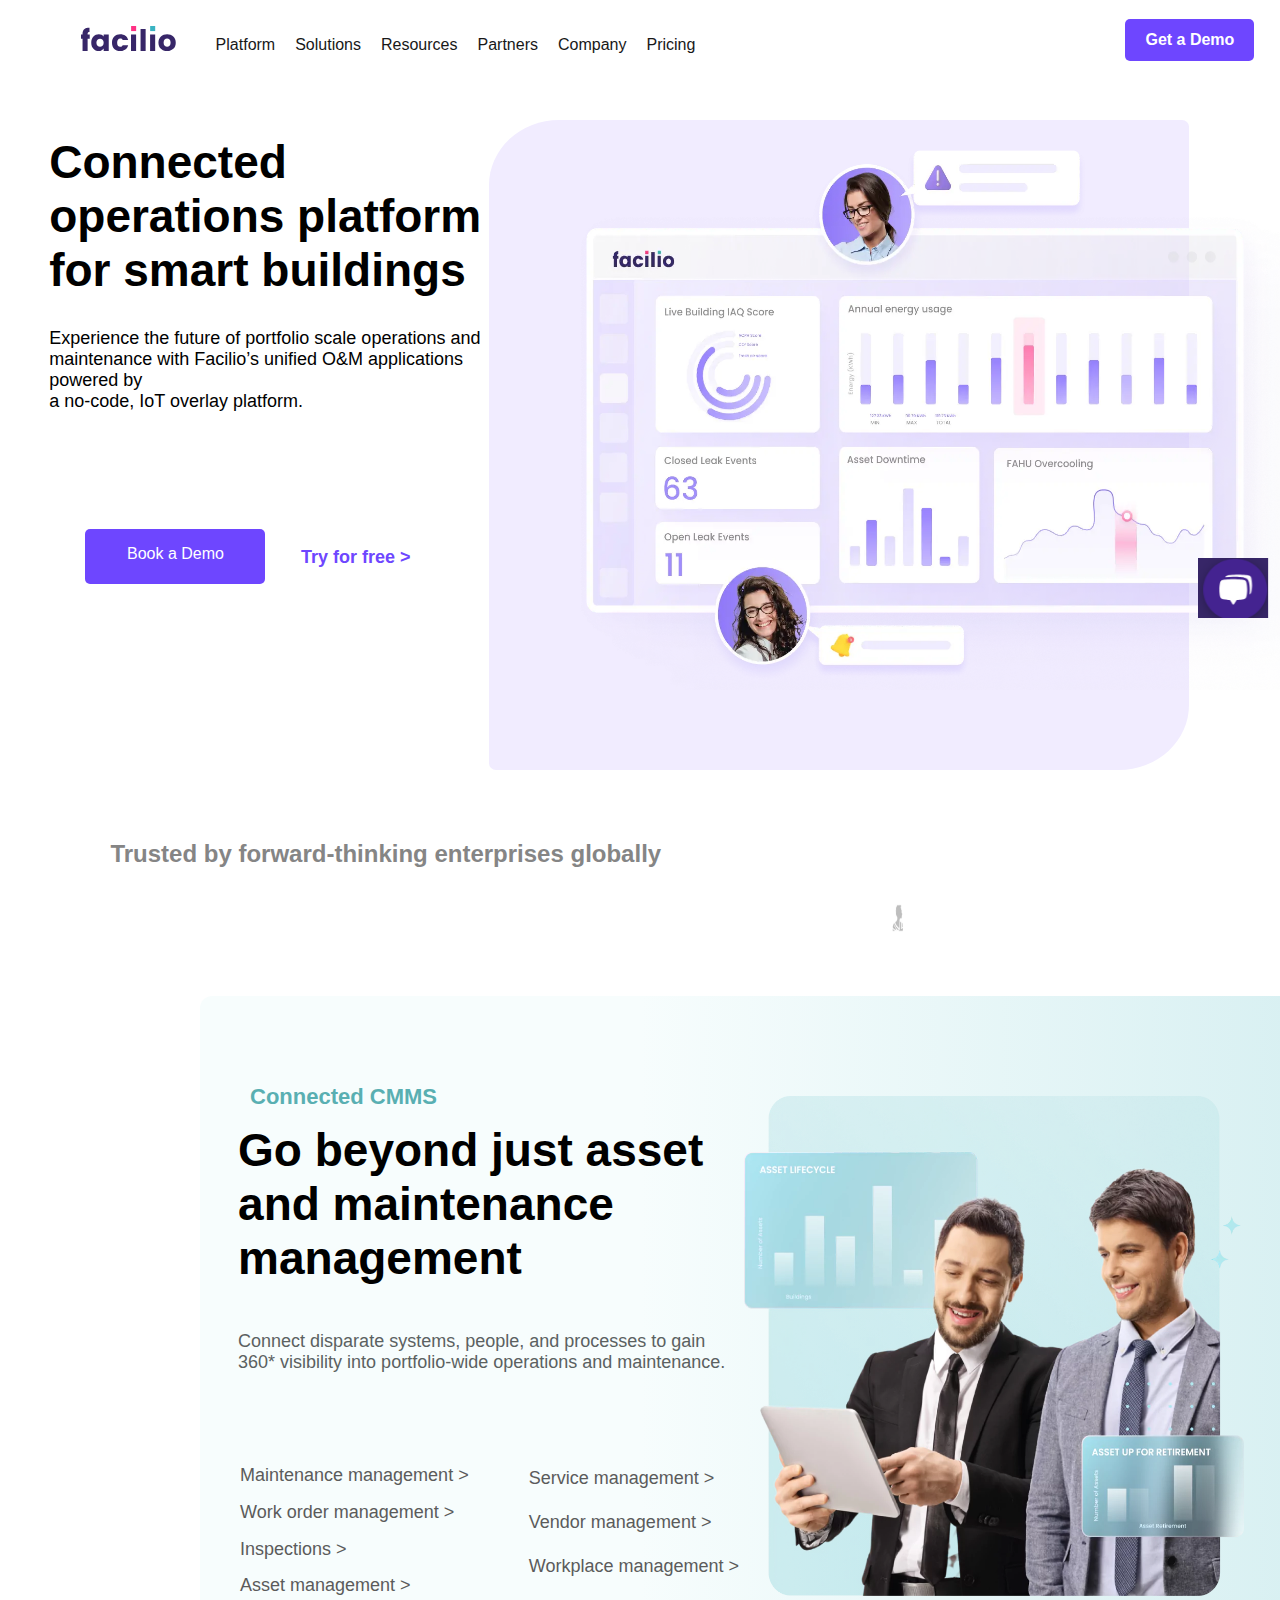
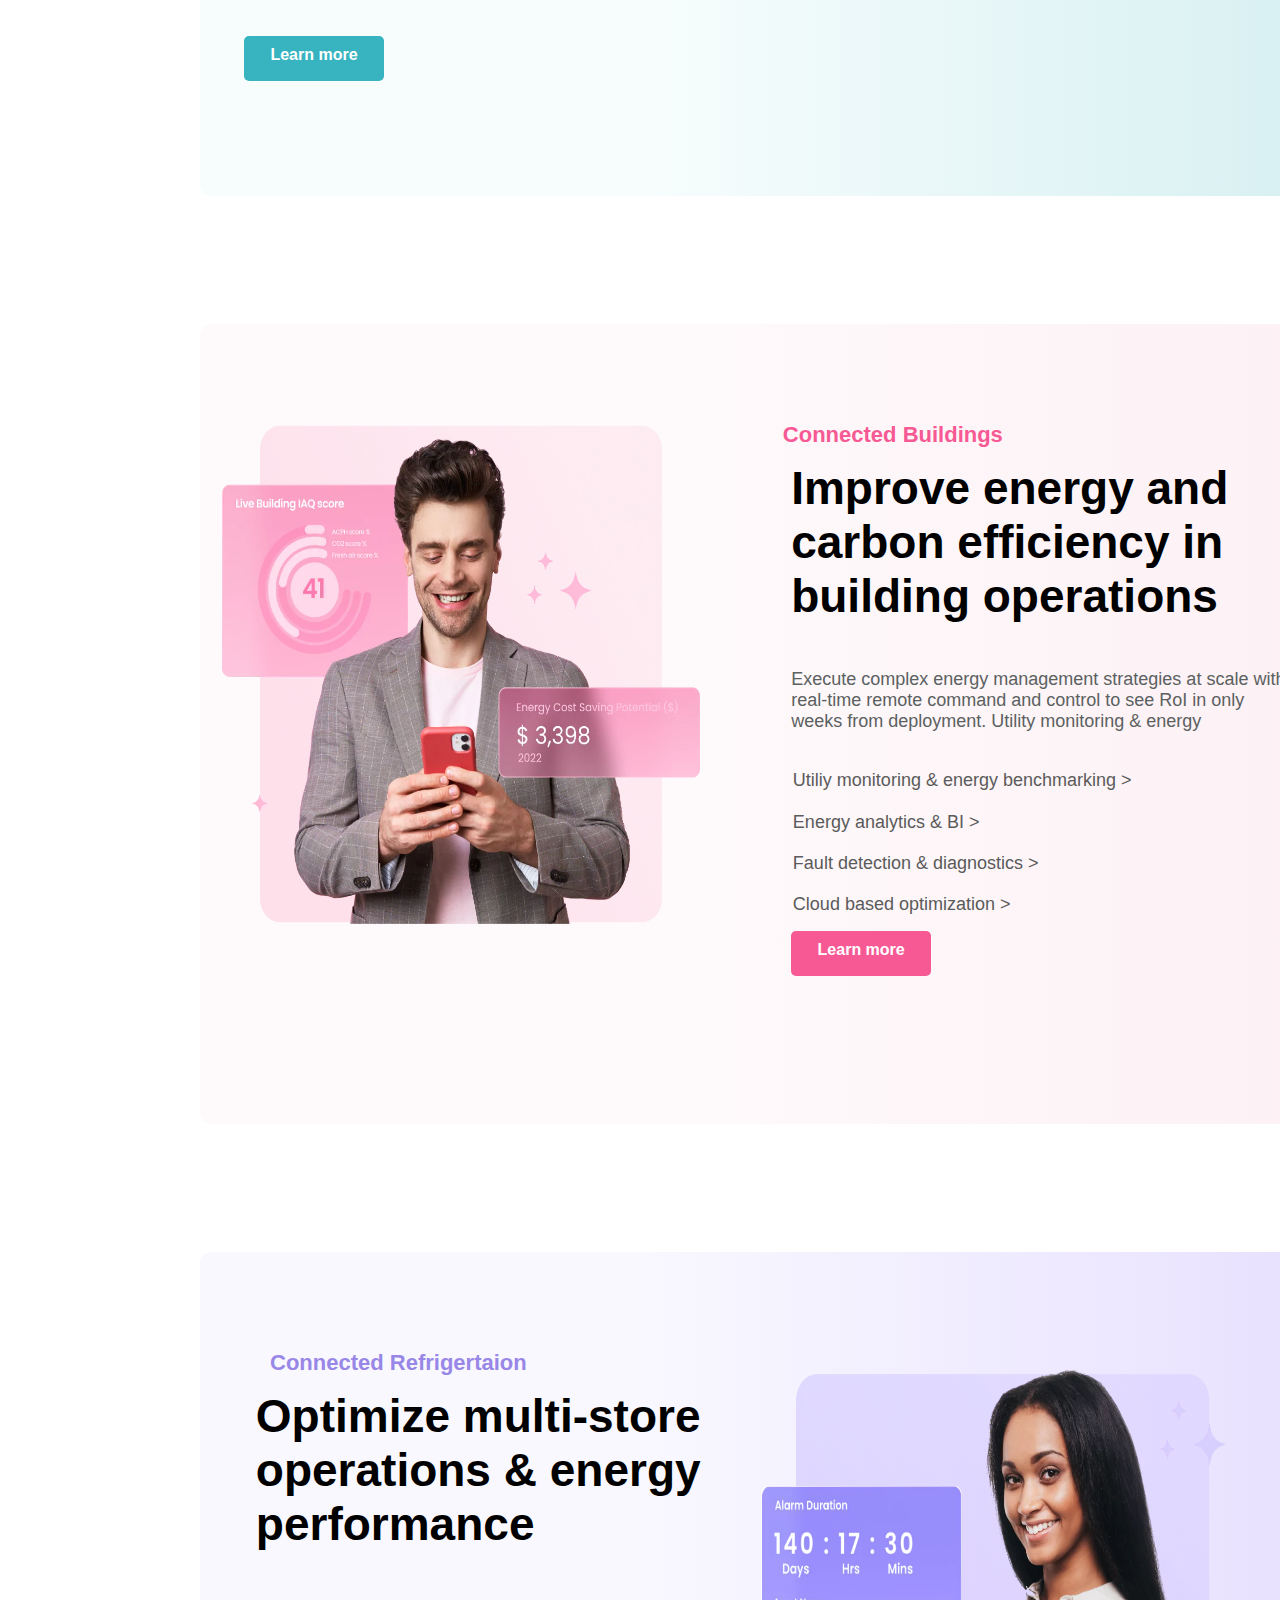
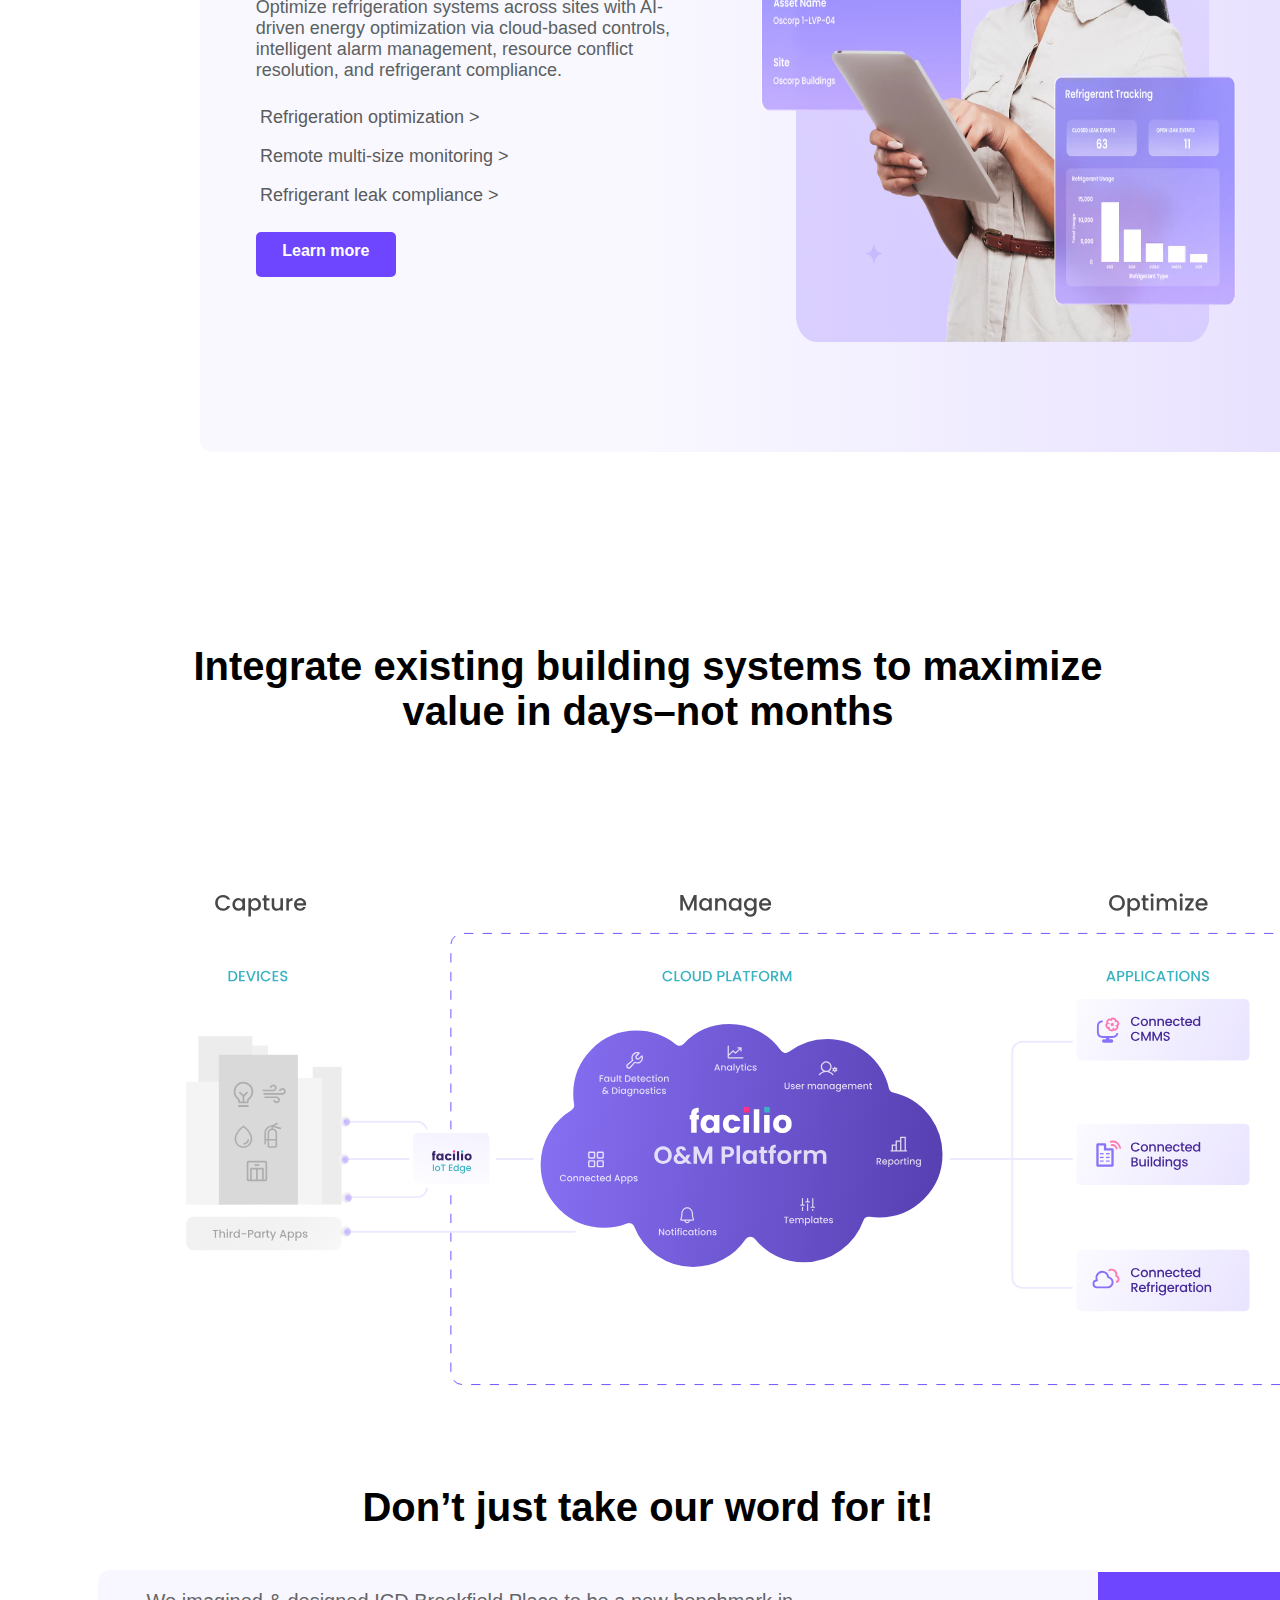
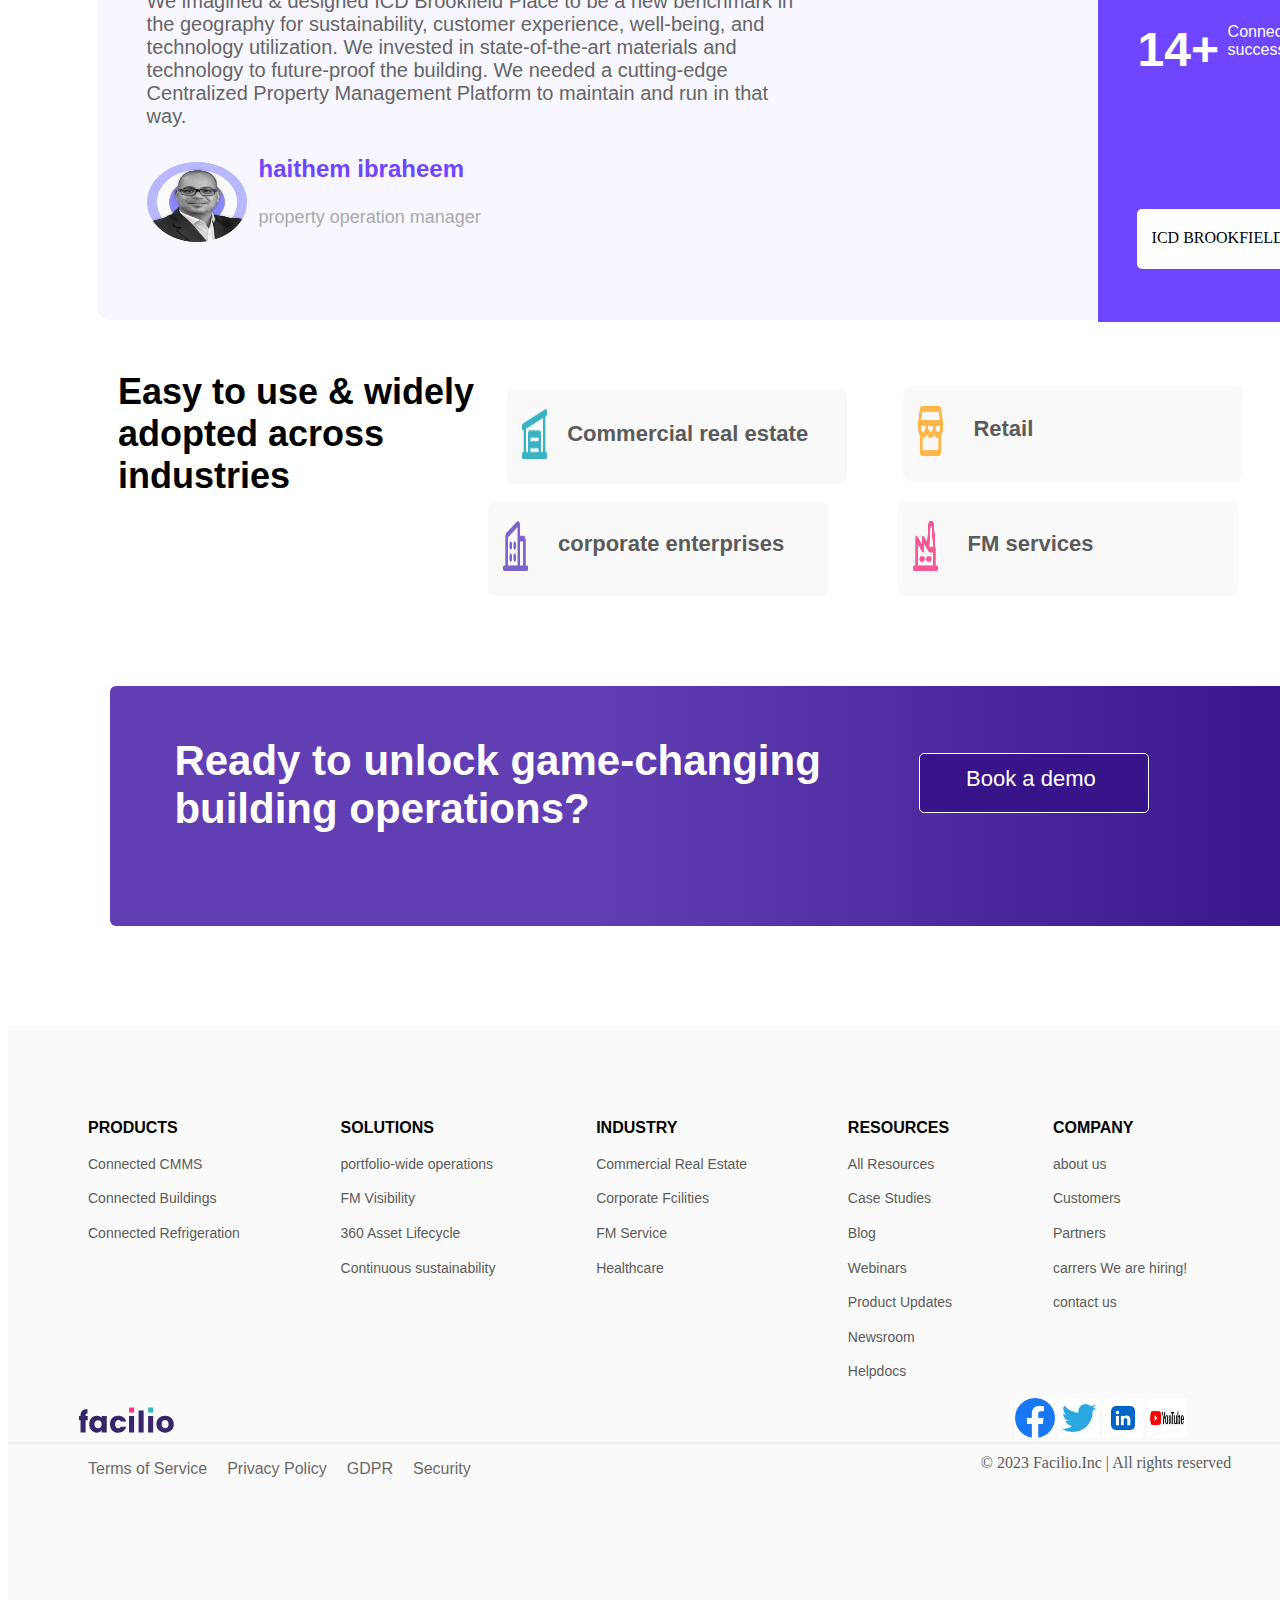
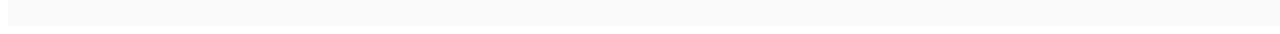
<file: index.html>
<!DOCTYPE html>
<html lang="en">
<head>
    <meta charset="UTF-8">
    <meta http-equiv="X-UA-Compatible" content="IE=edge">
    <meta name="viewport" content="width=device-width, initial-scale=1.0">
    <link rel="stylesheet" href="assets1/style2.css">
    <title>Facilio</title>
</head>
<body>
    <nav id ="navbar">
    <div class="faci">
        <img  class="fac" src="./images1/facilio.svg" alt=""> 
        </div>
        <ul class="menu">
            <li class="menu-items"><a href="#">Platform</a></li>
            <li class="menu-items"><a href="#">Solutions</a></li>
            <li class="menu-items"><a href="#">Resources</a></li>
            <li class="menu-items"><a href="#">Partners</a></li>
            <li class="menu-items"><a href="#">Company</a></li> 
            <li class="menu-items"><a href="#">Pricing</a></li> 
          </ul>
          <a href="#" button type="button" class="button">Get a Demo</a>
    </nav>
    <div class="container10">
        <div class="grid-item11">
            <h1 class="head">Connected <br>operations platform<br> for smart buildings</h1>
            <p class="experience">Experience the future of portfolio scale operations and <br>maintenance with Facilio’s unified O&M applications powered by<br> a no-code, IoT overlay platform.</p></div>
            <div class="grid-item14">
                <div class="rectangle20"> 
                    <img  class="banner"src="./images1/banner.webp" alt="" >
                </div>
            </div>
            </div>
            <div class="container11">
            <div class="grid-item12">
            <a href=""><div class="rectangle-book">Book a Demo</a>  </div>
            </div>
            <div class="grid-item13">
                <a href="#"class="try">Try for free  ></a></div>
                </div>
                <a href=""><img class="sticky" src="./images1/mess.png" alt=""></a>
                <p class="trust">Trusted by forward-thinking enterprises globally</p>
                <marquee width="70%" direction="left" height="100px">
                    <img  class="ad" src="./images1/clients-new.webp" alt="">
                    </marquee>
                 <div class="rectangle30">
                    <div class="container20">
                    <div class="grid-item15">
                    <h2 CLASS="conn">Connected CMMS</h2>
                    <p class="para10">Go beyond just asset<br> and maintenance<br> management</p>
                    <p class="para20">Connect disparate systems, people, and processes to gain <br> 360* visibility into portfolio-wide operations and maintenance.</p>
                    </div>
                    <div class="grid-item18">
                       <img  class="image20"src="./images1/facilio3_files/cmms.webp" alt="">
                    </div>
                    </div>
                    <div class="container30">
                        <div class="grid-item16">
                            <ul class="list1">
                                <li class="list-item1"><a href="">Maintenance management > </a></li>
                                <li class="list-item1"><a href="">Work order management > </a></li>
                                <li class="list-item1"><a href="">Inspections > </a></li>
                                <li class="list-item1"><a href="">Asset management > </a></li>
                            </ul>
                        </div>
                        <div class="grid-item17">
                            <ul class="list2">
                                <li class="list-item2"><a href="">Service  management > </a></li>
                                <li class="list-item2"><a href="">Vendor management > </a></li>
                                <li class="list-item2"><a href="">Workplace management > </a></li>
                            </ul>
                        </div>
                    </div>
                    <a href=""><div class="learn">Learn more</div></a>

                 </div>
                 <div class="rectangle40">
                    <div class="container40">
                        <div class="grid-item20">
                    <img  class="image30"src="./images1/facilio3_files/cb.webp" alt="">
                    </div>
                      <div class="grid-item21">
                        <h2 CLASS="conn2">Connected Buildings</h2>
                        <p class="para10">Improve energy and<br> carbon efficiency in <br>building operations  </p>
                        <p class="para20">Execute complex energy management strategies at scale with<br> real-time remote command and control to see RoI in only<br>  weeks from deployment.
                            Utility monitoring & energy </p>
                            <ul class="list3">
                            <li class="list-item3"><a href="">Utiliy monitoring & energy benchmarking  > </a></li>
                            <li class="list-item3"><a href="">Energy analytics & BI > </a></li>
                            <li class="list-item3"><a href="">Fault detection & diagnostics > </a></li>
                            <li class="list-item3"><a href="">Cloud based optimization > </a></li>
                            </ul>
                            <a href=""><div class="learn1">Learn more</div></a>
                      </div>
                    </div>
                 </div>
                 <div class="rectangle50">
                    <div class="container50">
                        <div class="grid-item22">
                            <h2 CLASS="conn3">Connected Refrigertaion</h2>
                            <p class="para30">Optimize multi-store <br>operations & energy<br> performance </p>
                            <p class="para40">Optimize refrigeration systems across sites with AI-<br>driven energy optimization via cloud-based controls,<br> intelligent alarm management, resource conflict<br> resolution, and refrigerant compliance. </p>
                                <ul class="list4">
                                <li class="list-item4"><a href="">Refrigeration optimization  > </a></li>
                                <li class="list-item4"><a href="">Remote multi-size monitoring > </a></li>
                                <li class="list-item4"><a href="">Refrigerant leak compliance > </a></li>
                                </ul>
                                <a href=""><div class="learn3">Learn more</div></a>
                        </div>
                        <div class="grid-item23">
                            <img class="image40" src="./images1/facilio3_files/cr.webp" alt="">
                        </div>
                    </div>
                 </div>
                 <h2 class="integ">Integrate existing building systems to maximize<br> value in days–not months</h2>
                 <img class="platform-flow-mob" src="./images1/platform-flow.svg" alt="">
                 <p class="word">Don’t just take our word for it!</p>
                 <div class="rectangle60"> 
                    <div class="container60">
                        <div class="grid-item61">

                    <p class="haithem">We imagined & designed ICD Brookfield Place to be a new benchmark in the geography for sustainability, customer experience, well-being, and technology utilization. We invested in state-of-the-art materials and technology to future-proof the building. We needed a cutting-edge Centralized Property Management Platform to maintain and run in that way.</p>
                    <img class="ibraheem" src="./images1/facilio3_files/cb(1).webp" alt="">
                    <h2 id="name">haithem ibraheem</h2>
                    <h4 class="role">property operation manager</h4>
                    </div>
                    <div class="grid-item62">
                        <div class="rectangle70">
                        <h1 class="years">14+</h1>
                        <p class="system">Connected systems<br> successfully</p>
                        <div class="rectangle80"> ICD BROOKFIELD PLACE</div>
                        </div>
                    </div>
                    </div>
              </div>
              <div class="grid-container10">
                    <p class="easy">Easy to use & widely <br>adopted across<br> industries</p>
                    <div class ="grid-item1">
                      <img class="com" src="./images1/facilio3_files/com.png" alt="">
                     <h3 class="commercial"> <a href="">Commercial real estate</a></h3>
                    </div>
                    <div class ="grid-item2">
                        <img class="retail" src="./images1/facilio3_files/retail.png" alt="">
                       <a href=""> <h3 class="retail1">Retail</a></h3>
                      </div>
                </div>
                <div class="grid-containera">
                  <div class="grid-item3">
                    <img  class="corporate"src="./images1/facilio3_files/corporate.png" alt="">
                   <h3 class="corporate1"> <a href="">corporate enterprises</a></h3>
                  </div>
                  <div class="grid-item4">
                    <img class="FM" src="./images1/facilio3_files/fm.png" alt="">
                    <h3 class="FM1"><a href="">FM services</a></h3>
                  </div>
                </div>
                <div class="rectangle-ready">
                    Ready to unlock game-changing<br> building operations?
                    <a href=""><div class="book1">Book a demo</a></div>
                </div>
                <div class="rectangle-foot">
                    <div class="grid-container-foot">
                        <div class="grid-item-foot3">
                    <h2 class="topic">PRODUCTS</h2>
                    <h4><a href="">Connected CMMS</a></h4>
                    <h4><a href="">Connected Buildings</a></h4>
                    <h4><a href="">Connected Refrigeration</a></h4>
                        </div>
                     <div class="grid-item-foot4">
                    <h2 class="topic">SOLUTIONS</h2>
                    <h4><a href="">portfolio-wide operations</a></h4>
                    <h4><a href="">FM Visibility</a></h4>
                    <h4><a href="">360 Asset Lifecycle</a></h4>
                   <h4><a href="">Continuous sustainability</a></h4>
                
                    </div>
                    <div class="grid-item-foot5">
                        <h2 class="topic">INDUSTRY</h2>
                        <h4><a href="">Commercial Real Estate</a></h4>
                        <h4><a href="">Corporate Fcilities</a></h4>
                        <h4><a href="">FM Service</a></h4>
                       <h4><a href="">Healthcare</a></h4>
                    
                        </div>
                        <div class="grid-item-foot5">
                            <h2 class="topic">RESOURCES</h2>
                            <h4><a href="#">All Resources</a></h4>
                            <h4><a href="">Case Studies</a></h4>
                            <h4><a href="">Blog</a></h4>
                           <h4><a href="">Webinars</a></h4>
                           <h4><a href="">Product Updates</a></h4>
                           <h4><a href="">Newsroom</a></h4>
                           <h4><a href="">Helpdocs</a></h4>
                        
                            </div>
                            <div class="grid-item-foot5">
                                <h2 class="topic">COMPANY</h2>
                                <h4><a href="">about us</a></h4>
                                <h4><a href="">Customers</a></h4>
                                <h4><a href="">Partners</a></h4>
                               <h4><a href="">carrers   We are hiring!</a></h4>
                               <h4><a href="#">contact us</a></h4>
                             
                            </div>
                                </div>
                                <div class="website">
                                    <img  class="fac" src="./images1/facilio.svg" alt="">
                                    <div class="social">
                                    <a href="">  <img class="fb" src="./images1/fb.png" alt=""></a>
                                      <a href=""> <img class="twi" src="./images1/twit.jpg" alt=""></a>
                                        <a href=""><img class="link" src="./images1/link.png" alt=""></a>
                                      <a href=""><img class="utube"src="./images1/you.png" alt=""></a>
                                    </div>
                                    </div>
                                    <div class="line"></div>
                                    <ul class="foot">
                                        <li class="foot-items"><a href="#">Terms of Service</a></li>
                                        <li class="foot-items"><a href="#">Privacy Policy</a></li>
                                        <li class="foot-items"><a href="#">GDPR</a></li> 
                                        <li class="foot-items"><a href="#">Security</a></li> 
                                    </ul>
                                    <p class="copy">© 2023 Facilio.Inc | All rights reserved</p>
                                    </div>
                    </div>
                 
                   
                  
             
    
</body>
            
           
</html>
</file>
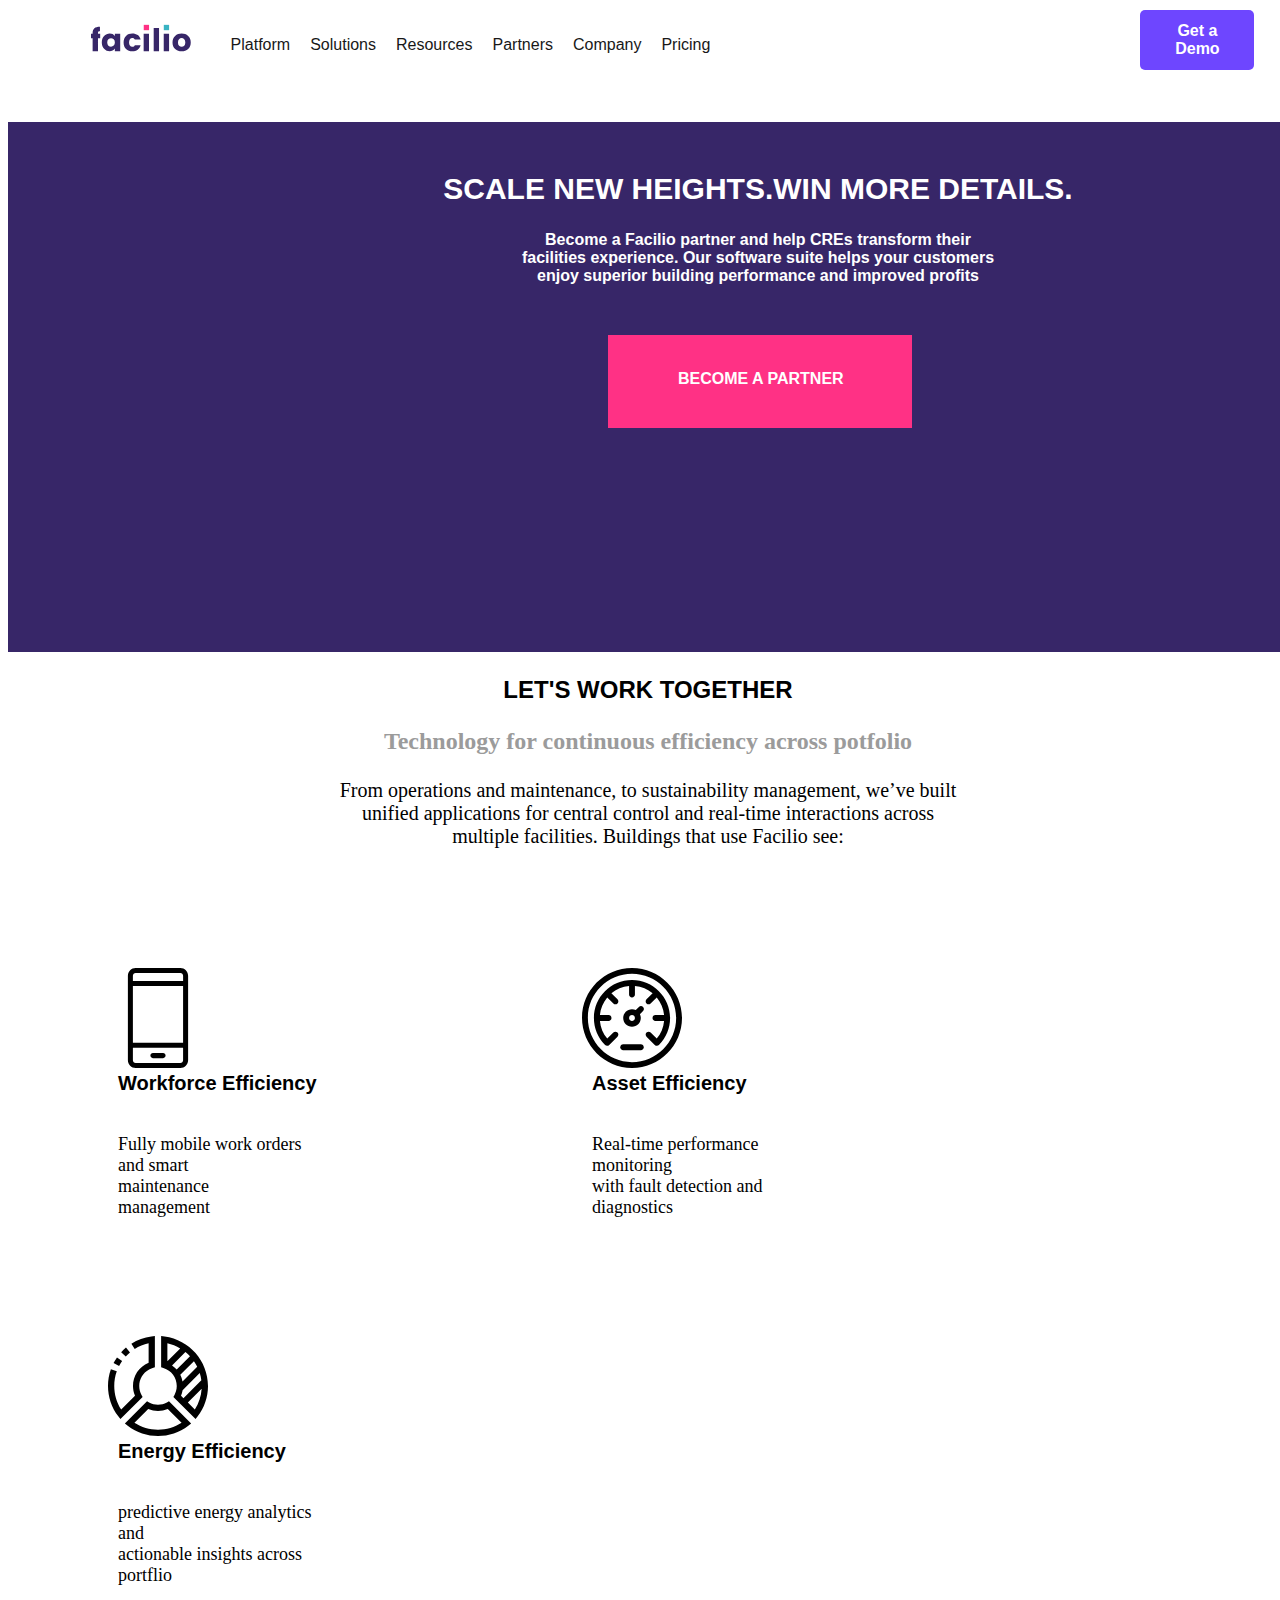
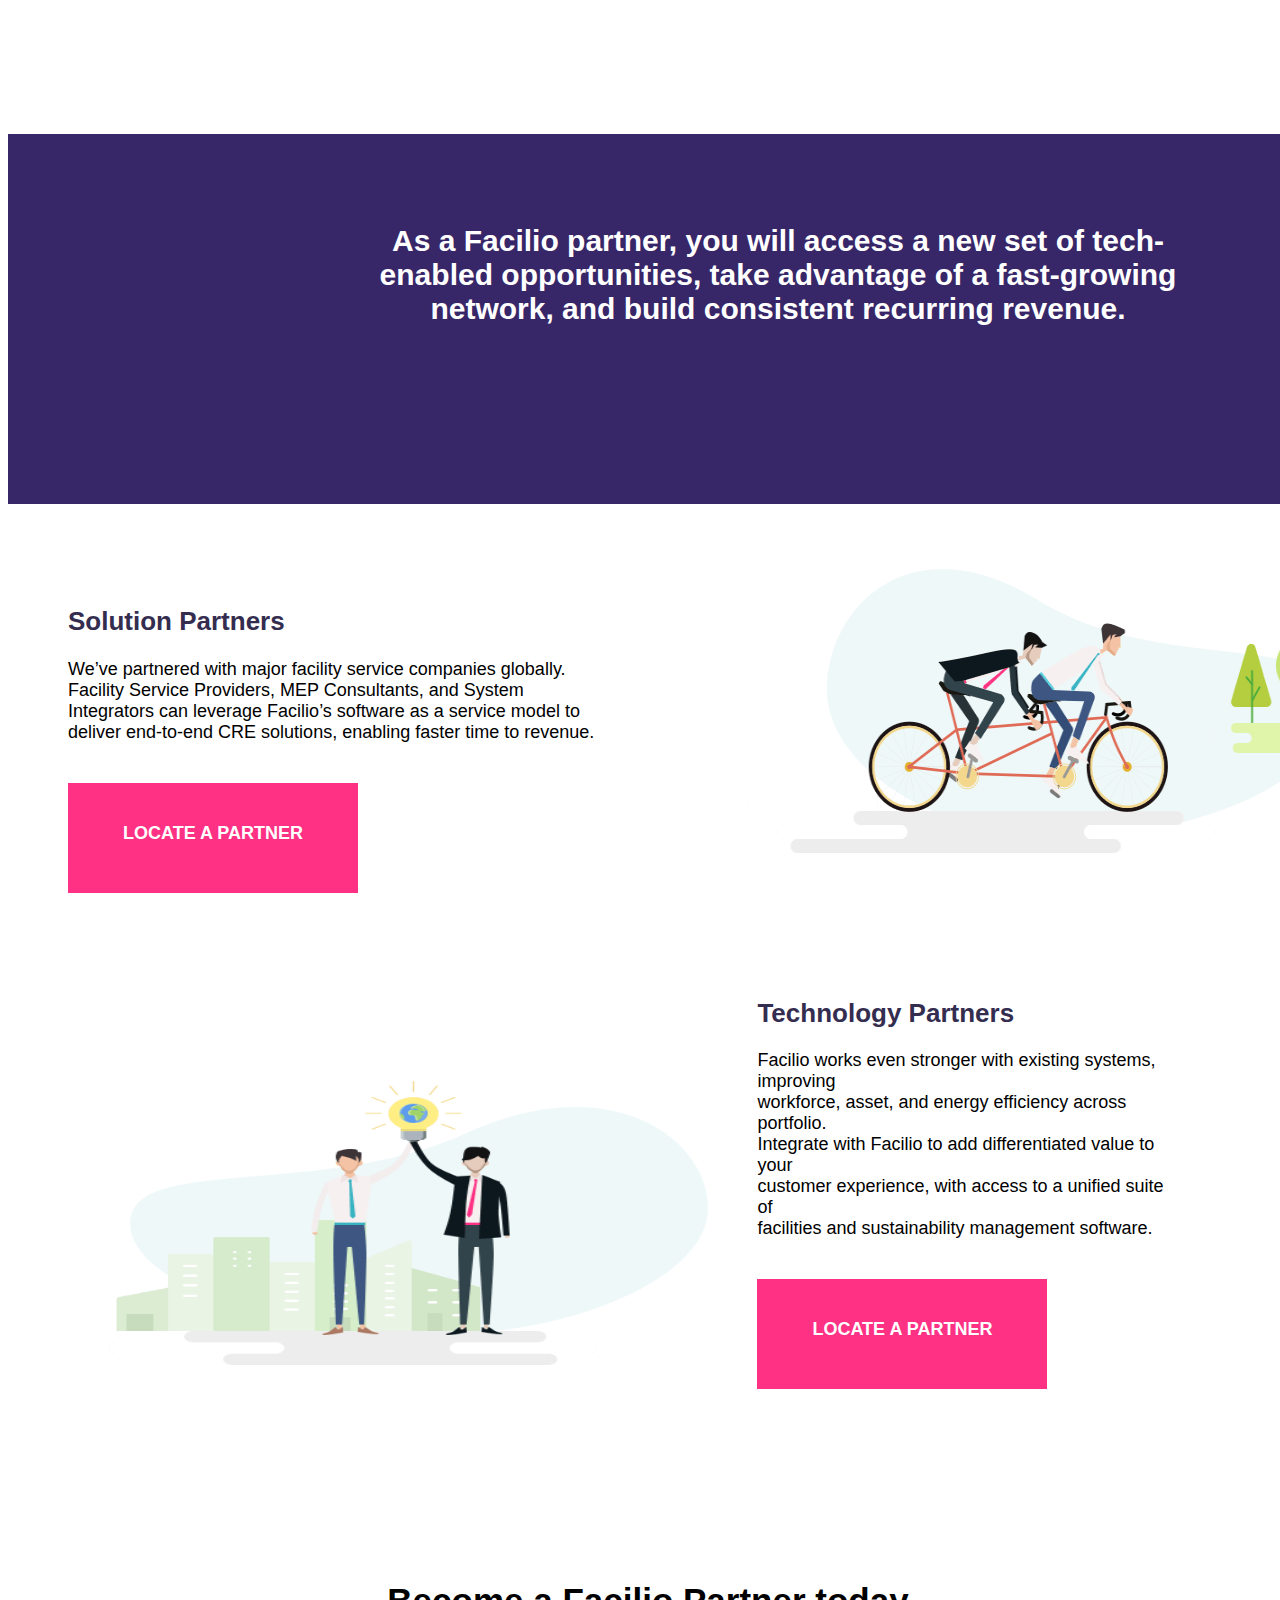
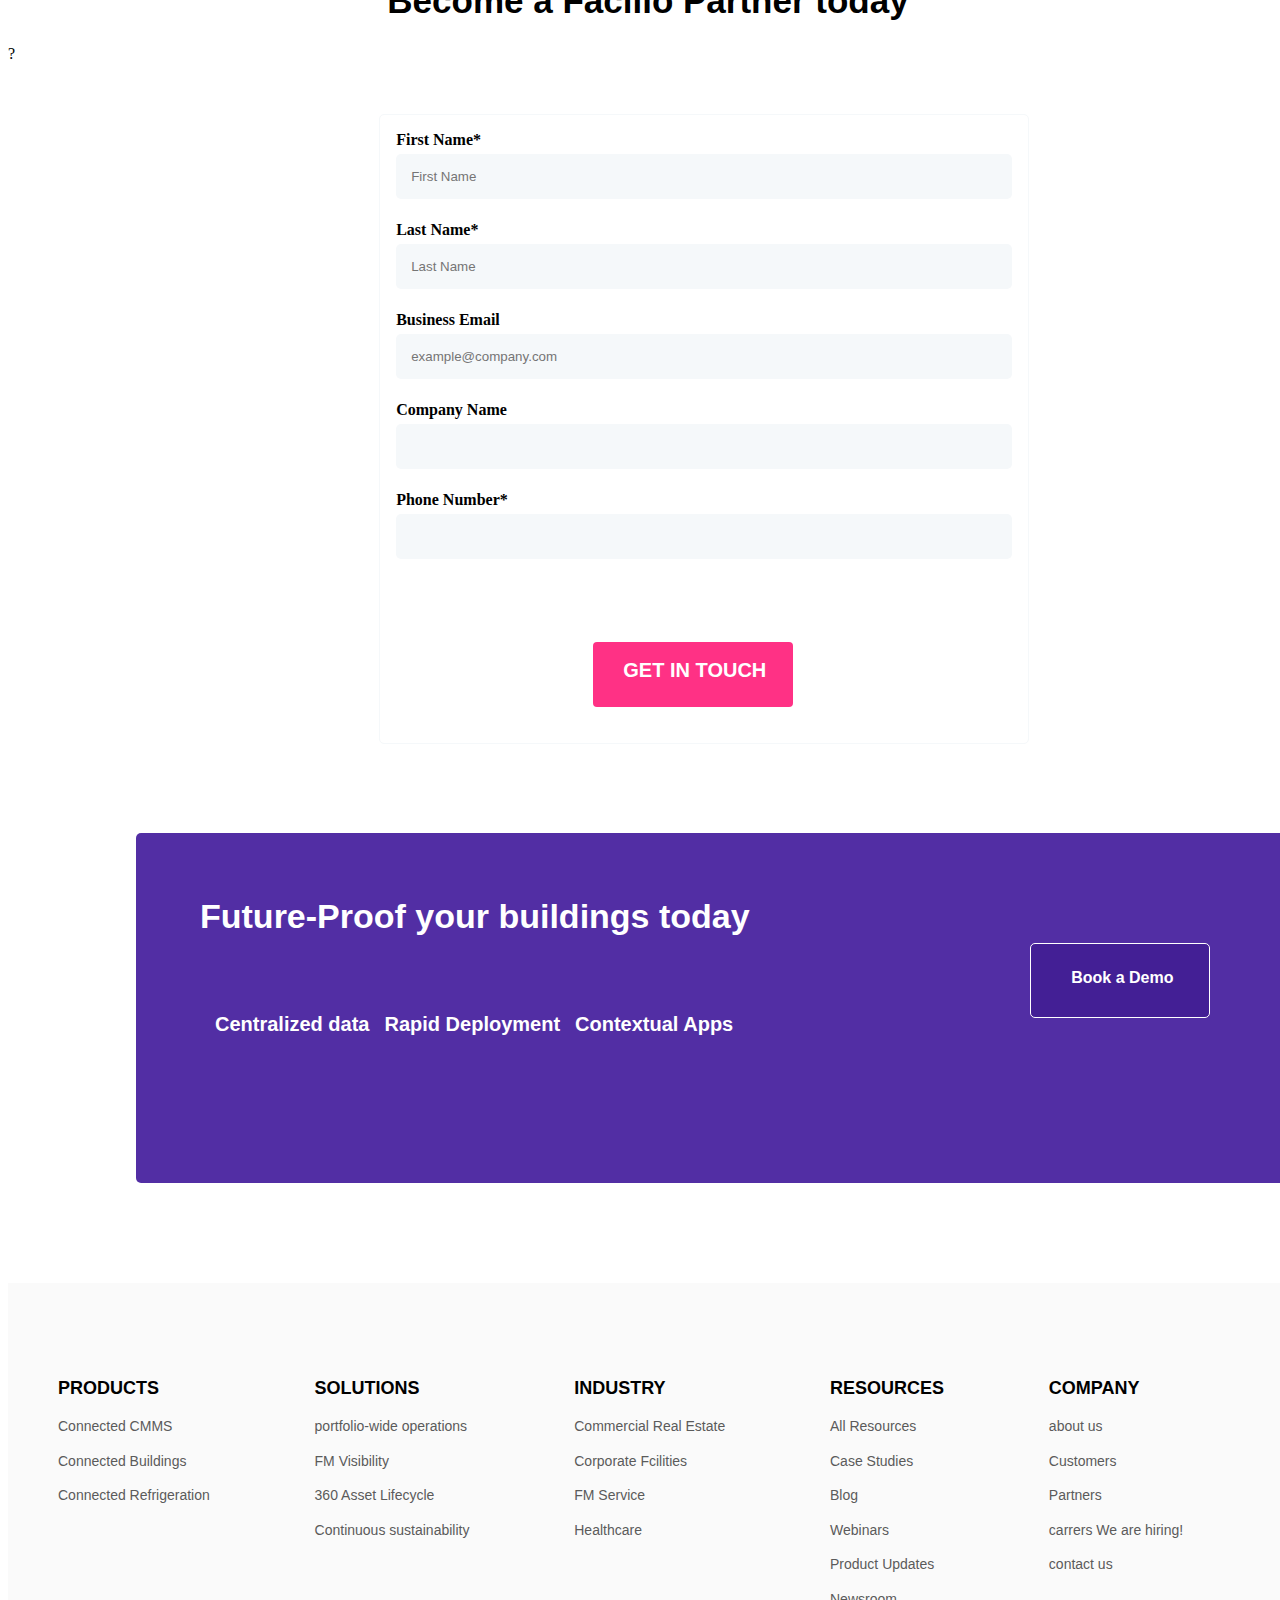
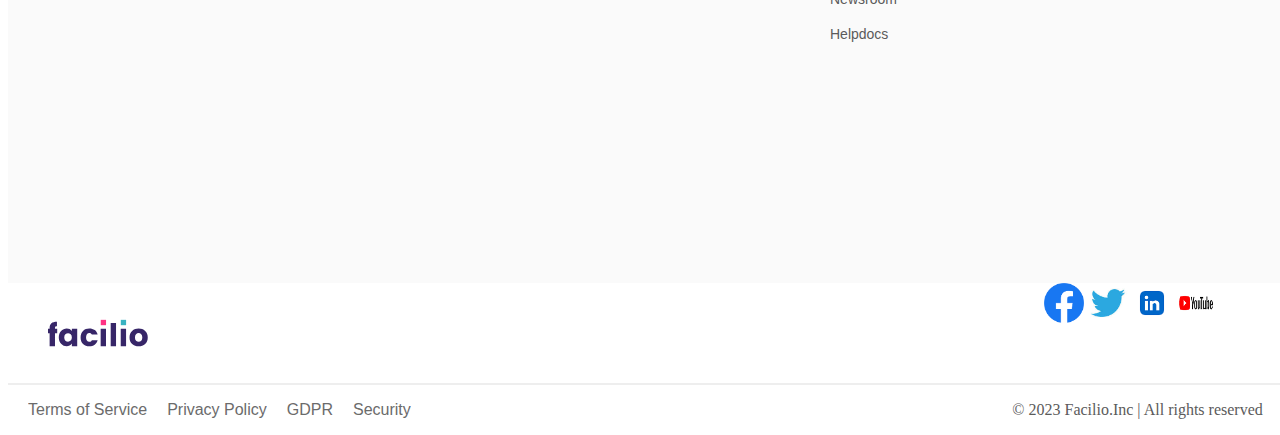
<file: partner program.html>
<!DOCTYPE html>
<html lang="en">
<head>
    <meta charset="UTF-8">
    <meta http-equiv="X-UA-Compatible" content="IE=edge">
    <meta name="viewport" content="width=device-width, initial-scale=1.0">
    <link rel="stylesheet" href="assets1/style1.css">
    <title>Facilio</title>
</head>
<body>
    <nav id ="navbar">
    <div class="faci">
        <img  class="fac" src="./images1/facilio.svg" alt="">
        </div>
        <ul class="menu">
            <li class="menu-items"><a href="#">Platform</a></li>
            <li class="menu-items"><a href="#">Solutions</a></li>
            <li class="menu-items"><a href="#">Resources</a></li>
            <li class="menu-items"><a href="#">Partners</a></li>
            <li class="menu-items"><a href="#">Company</a></li> 
            <li class="menu-items"><a href="#">Pricing</a></li> 
          </ul>
          <a href="#" button type="button" class="button">Get a Demo</a>
    </nav>
    <div id="box">
    <div class="rectangle"> <h2 class="scale">SCALE NEW HEIGHTS.WIN MORE DETAILS.</h2>
        <p class="partner">Become a Facilio partner and help CREs transform their 
        <br>facilities experience. Our software suite helps your customers      
         <br>enjoy superior building performance and improved profits</p>
        <a href="#" ><div class="rectangle1">BECOME A PARTNER</div></a>
        </div>
    </div>
    </div>
  
    <div class="contents">
    <h3 class="let">LET'S WORK TOGETHER</h3>
    <h3 class="tech">Technology for continuous efficiency across potfolio</h3>
    <p class="from">From operations and maintenance, to sustainability management, we’ve built
                <br> unified applications for central control and real-time interactions across
                <br>  multiple facilities. Buildings that use Facilio see:</p>
                </div>
                <div class="item">
                    <img class="images"src="./images1/smartphone1.svg"/>
                    <span class="caption">Workforce Efficiency </span><p class="para5">
                    <br>Fully mobile work orders <br>and smart<br> maintenance<br> management</p>
                    </span>
                </div>
                <div class="item">
                    <img class="images"src="./images1/pressure.svg"/>
                    <span class="caption">Asset Efficiency</span><p class="para5">
                        <br> Real-time performance<br> monitoring <br>  with fault detection and<br> diagnostics</p>
                      
                    </span>
                </div>
                <div class="item">
                    <img class="images"src="./images1/pie-chart.svg"/>
                    <span class="caption">Energy Efficiency</span> <p class="para5"><br>predictive energy analytics<br> and<br> actionable insights across <br>portflio</p>
                    </span>
                    </div>
                    <div class="rectangle2">As a Facilio partner, you will access a new set of tech-
                          <br>enabled opportunities, take advantage of a fast-growing
                                 <br> network, and build consistent recurring revenue.</div>
                    <div class="grid-container">
                        <div class="grid-item1">
                    <h2 class="solution">Solution Partners</h2>
                    <p class="para6">We’ve partnered with major facility service companies globally.<br> Facility Service Providers, MEP Consultants, and System<br> Integrators can leverage Facilio’s software as a service model to <br>deliver end-to-end CRE solutions, enabling faster time to revenue.</p>
                   <a href=""> <div class="rectangle3">LOCATE  A PARTNER</div></a></div>
                    <div class="grid-item2">
                    <img class="solution-img"src="./images1/solution.png" alt=""></div>
                    </div>
                    <div class="grid-container2">
                        <div class="grid-item3">
                    <img class="technology-img"src="./images1/technology.png" alt="">
                    </div>
                    <div class="grid-item4">
                    <h2 class="solution">Technology Partners</h2>
                    <p class="para6">Facilio works even stronger with existing systems, improving<br> workforce, asset, and energy efficiency across portfolio.<br> Integrate with Facilio to add differentiated value to your<br> customer experience, with access to a unified suite of<br> facilities and sustainability management software.</p>
                    <a href="#" button type="button" > <div class="rectangle3">LOCATE  A PARTNER</div></a></div>
                </div>
                <h1 class="become">Become a Facilio Partner today </h1>
               ? <div class="rectangle4">
                <div class="container">
                    <label for="name"><b>First Name*</b></label>
                    <input type="text" placeholder="First Name" name="First Name" required>
                    <label for="Last name"><b>Last Name*</b></label>
                    <input type="text" placeholder="Last Name"name="Last Name"  required><br>
                    <label for="email"><b>Business Email</b></label>
                   <input type="text" placeholder="example@company.com" name="email" required><br>
                   <label for="Com-name"><b>Company Name</b></label>
                   <input type="text" placeholder="" name="Company" required>
                   <label for="Ph.No"><b>Phone Number*</b></label>
                   <input type="text" placeholder="" name="phone number" required>
                  <a href=""><div class="rectangle5">GET IN TOUCH</a></div>
                </div>
                </div>
                <div class="rectangle6"> Future-Proof your buildings today
                    <div class="straight">
                    <h4 class="CRC">Centralized data          </h4>   
                     <h4 class="CRC">Rapid Deployment    </h4>
                     <h4 class="CRC"> Contextual Apps</h4></div>
                     <a href=""><div class="rectangle7">Book a Demo</a></div>
                 
                </div>
                <div class="rectangle8">
                <div class="grid-container3">
                    <div class="grid-item3">
                <h2 class="topic">PRODUCTS</h2>
                <h4><a href="">Connected CMMS</a></h4>
                <h4><a href="">Connected Buildings</a></h4>
                <h4><a href="">Connected Refrigeration</a></h4>
                    </div>
                 <div class="grid-item4">
                <h2 class="topic">SOLUTIONS</h2>
                <h4><a href="">portfolio-wide operations</a></h4>
                <h4><a href="">FM Visibility</a></h4>
                <h4><a href="">360 Asset Lifecycle</a></h4>
               <h4><a href="">Continuous sustainability</a></h4>
            
                </div>
                <div class="grid-item5">
                    <h2 class="topic">INDUSTRY</h2>
                    <h4><a href="">Commercial Real Estate</a></h4>
                    <h4><a href="">Corporate Fcilities</a></h4>
                    <h4><a href="">FM Service</a></h4>
                   <h4><a href="">Healthcare</a></h4>
                
                    </div>
                    <div class="grid-item5">
                        <h2 class="topic">RESOURCES</h2>
                        <h4><a href="#">All Resources</a></h4>
                        <h4><a href="">Case Studies</a></h4>
                        <h4><a href="">Blog</a></h4>
                       <h4><a href="">Webinars</a></h4>
                       <h4><a href="">Product Updates</a></h4>
                       <h4><a href="">Newsroom</a></h4>
                       <h4><a href="">Helpdocs</a></h4>
                    
                        </div>
                        <div class="grid-item5">
                            <h2 class="topic">COMPANY</h2>
                            <h4><a href="">about us</a></h4>
                            <h4><a href="">Customers</a></h4>
                            <h4><a href="">Partners</a></h4>
                           <h4><a href="">carrers   We are hiring!</a></h4>
                           <h4><a href="#">contact us</a></h4>
                         
                        </div>
                            </div>
                </div>
                <div class="website">
                <img  class="fac" src="./images1/facilio.svg" alt="">
                <div class="social">
                <a href="">  <img class="fb" src="./images1/fb.png" alt=""></a>
                  <a href=""> <img class="twi" src="./images1/twit.jpg" alt=""></a>
                    <a href=""><img class="link" src="./images1/link.png" alt=""></a>
                  <a href=""><img class="utube"src="./images1/you.png" alt=""></a>
                </div>
                </div>
                <div class="line"></div>
                <ul class="foot">
                    <li class="foot-items"><a href="#">Terms of Service</a></li>
                    <li class="foot-items"><a href="#">Privacy Policy</a></li>
                    <li class="foot-items"><a href="#">GDPR</a></li> 
                    <li class="foot-items"><a href="#">Security</a></li> 
                </ul>
                <p class="copy">© 2023 Facilio.Inc | All rights reserved</p>
                </div>
               
              
            


                    
                    

    
</body>
</html>
</file>
<file: assets1/style2.css>
body{
    background-color: #FFFFFF;
    width:100%;
    position:relative;
    
}
*{
    box-sizing: border-box;
}
#navbar{
    display: flex;
    flex-wrap: wrap;
    justify-content: space-around;
    width: 100%;
    height: 80px;
    position: fixed;
    background: #FFFFFF;
    align-items: center;
    z-index:10;
    top: 0;
    left: 0;
    padding: 0 2%;
}
.faci{
    margin-left:85px;
}
.menu{
    margin-top: 25px;
    display: flex;
    list-style: none;
    padding-left: 20px;
    }
 .menu-items a :hover
    {
        background-color:yellow;
    }
    
    
.menu-items a {
    text-decoration: none;
    margin-left: 20px;
    color: black;
    opacity: 0.9;
    font-family: sans-serif;
    }

.button {
        background: #6E46FF;
        border: none;
        color: white;
        padding: 12px 20px;
        text-align: center;
        text-decoration: none;
        display: inline-block;
        font-weight: bolder;
        font-family:sans-serif;
        border-radius:5px;
        margin-left:35%; 
      }
.container10{
    display: grid;
    grid-template-columns: auto auto;
    margin-left:2%;
    display: flex;
    flex-wrap: wrap;
    justify-content: center;
    justify-content: space-around;
    
}
.sticky{
    margin-top:-2%;
    position:-webkit-sticky;
    position:fixed;
    margin-left: 93%;
    width:70px;
    height:60px;
  }
   
.head{
    font-family: 'Segoe UI', Tahoma, Geneva, Verdana, sans-serif;
    font-size: 46px;
    margin-top:20%;
    margin-left:12%;
}
.experience{
    margin-top:2%;
    margin-left:12%;
    font-size: 18px;
    font-family: 'Segoe UI', Tahoma, Geneva, Verdana, sans-serif;
}
.rectangle-book{
    width:180px;
    height:55px;
    border-radius: 5px;
    font-size:16px;
    padding-top:16px;
    border:none;
    text-decoration: none;
    display: inline-block;
    background-color: #6E46FF;
    text-align: center;
    font-family: 'Segoe UI', Tahoma, Geneva, Verdana, sans-serif;
    margin-top:1%;
    margin-left:50%;
    
}
.rectangle-book a{
    color:white;
}
.try{
    color:#6E46FF;
    font-size: 18px;
    font-weight:900;
    margin-left:-1%;
    font-family: 'Segoe UI', Tahoma, Geneva, Verdana, sans-serif;
    display: flex;
}
.container11{
    display:grid;
    grid-template-columns: auto auto;
    margin-left:1%;
    margin-top:-19%;
    display: flex;
    flex-wrap: wrap;
}
.grid-item11{
    margin-top:2%;
    margin-left:-6%;
}
.grid-item12{
    margin-left:-2%;
}
.grid-item13{
    margin-left:10%;
    margin-top:20px;
}
.rectangle20{
    background-color: #F1ECFF;
    width:700px;
    height:650px;
    margin-top:16%;
    border-top-left-radius: 10%;
    border-bottom-right-radius: 10%;
    border-top-right-radius:1%;
    border-bottom-left-radius: 1%;;
    margin-left:-10%;
}
.banner{
    width: 830px;
    height: 570px;
    padding-left:10%;
}
.trust{
    margin-top:20%;
    margin-left:8%;
    color:#858585;
    font-size:24px;
    font-family: 'Segoe UI', Tahoma, Geneva, Verdana, sans-serif;
    font-weight: bold;
 
}
.ad{
    width:1200px;
    height:50px;
    margin-left:3%;
}
.rectangle30{
    width:1100px;
    height:800px;
    /* background-color: #D8F0F2; */
    margin-left:15%;
    border-radius: 12px;
    background: linear-gradient(to right,#F7FDFD 40%, #D8F0F2);
    flex-wrap: wrap;
}
.conn{
    padding-left:50px;
    color:#59AFB2;
    font-size:22px;
    font-family: 'Segoe UI', Tahoma, Geneva, Verdana, sans-serif;
    padding-top:70px;
}
.container30{
    display: grid;
    grid-template-columns: auto auto;
  
}
.para10{
    font-size: 46px;
    font-family: 'Segoe UI', Tahoma, Geneva, Verdana, sans-serif;
    font-weight: bold;
    margin-left:7%;
    margin-top:-5px;

}
.para20{
    font-size: 18px;
    font-family: 'Segoe UI', Tahoma, Geneva, Verdana, sans-serif;
    margin-left:7%;
    color: #5B6161;
    
}
.grid-item16{
    color:#5B6161;
    font-size: 18px;
    font-family: 'Segoe UI', Tahoma, Geneva, Verdana, sans-serif;
    font-weight: 500;
    margin-top:-30%;
 

}
.grid-item17{
    color:#5B6161;
    font-size: 18px;
    font-family: 'Segoe UI', Tahoma, Geneva, Verdana, sans-serif;
    font-weight: 500;
    margin-left:-50%;
    margin-top: -32%;

}
.list1,.list2{
    list-style: none;
 
}
.list-item1,.list-item2{
    padding-top:3%;
}
.list-item1 a,.list-item2 a{
    text-decoration: none;
}
.container20{
    display: grid;
    grid-template-columns: auto auto;

}
.image20{
    width:500px;
    height:600px;
    padding-top: 100px;
    

}

.learn{
width:140px;
height:45px;
border-radius: 5px;
font-size:16px;
padding-top:10px;
border:none;
text-decoration: none;
display: inline-block;
background-color: #38B4C0;
text-align: center;
font-family: 'Segoe UI', Tahoma, Geneva, Verdana, sans-serif;
color:white;
font-weight: bold;
margin-left:4%;
margin-top:2%;
}
.rectangle40{
    width:1100px;                  
    height:800px;
    margin-left:15%; 
    border-radius: 12px;
    background: linear-gradient(to right,#FEFAFB 40%, #FDF1F5);
    margin-top:10%;
}
.image30{
    width:500px;
    height:600px;
    padding-top: 100px;
    padding-left:4%;
}
.container40{
    display: grid;
    grid-template-columns: auto auto;
}
.learn1{
    width:140px;
    height:45px;
    border-radius: 5px;
    font-size:16px;
    padding-top:10px;
    border:none;
    text-decoration: none;
    display: inline-block;
    background-color: #F75994;
    text-align: center;
    font-family: 'Segoe UI', Tahoma, Geneva, Verdana, sans-serif;
    color:white;
    font-weight: bold;
    margin-left:7%;
}
.conn2{
    padding-left:30px;
    color:#F75994;
    font-size:22px;
    font-family: 'Segoe UI', Tahoma, Geneva, Verdana, sans-serif;
    padding-top:80px;
    font-weight: 620;
    
}
.list-item3{
color:#5B6161;
font-size: 18px;
font-family: 'Segoe UI', Tahoma, Geneva, Verdana, sans-serif;
list-style: none;
padding-top:4%;
font-weight: 500;
}
.list-item3 a,.list-item4 a{
    text-decoration: none;
}
.list3 a:hover{
    color:#F75994;
}
.menu a:hover{
    color:#6E46FF;
    text-decoration: underline;
}
.rectangle50{
    width:1100px;                  
    height:800px;
    margin-left:15%; 
    border-radius: 12px;
    background: linear-gradient(to right,#F9F8FF 40%, #E8E1FF);
    margin-top:10%;
}
.conn3{
    padding-left:70px;
    color:#9887E7;
    font-size:22px;
    font-family: 'Segoe UI', Tahoma, Geneva, Verdana, sans-serif;
    padding-top:80px;
    font-weight: 630;
    width:-100px;

}
.list-item4{
    color:#5B6161;
    font-size: 18px;
    font-family: 'Segoe UI', Tahoma, Geneva, Verdana, sans-serif;
    list-style: none;
    padding-top:4%;
    font-weight: 500;
    }
    .list4 a:hover{
        color:#6E46FF;
    }
    .list4{
        margin-left:20px;
        margin-top:-10px;
    }
    .container50{
        display: grid;
        grid-template-columns: auto auto;
    }
    .learn3{
        width:140px;
        height:45px;
        border-radius: 5px;
        font-size:16px;
        padding-top:10px;
        border:none;
        text-decoration: none;
        display: inline-block;
        background-color: #6E46FF;
        text-align: center;
        font-family: 'Segoe UI', Tahoma, Geneva, Verdana, sans-serif;
        color:white;
        font-weight: bold;
        margin-left:11%;
        margin-top: 10px;
    }
.image40{
    width:530px;
    height:690px;
    padding-top: 100px;
    padding-left:9%;
}
.para30{
    font-size: 46px;
    font-family: 'Segoe UI', Tahoma, Geneva, Verdana, sans-serif;
    font-weight: bold;
    margin-left:11%;
    margin-top:-5px;

}
.para40{
    font-size: 18px;
    font-family: 'Segoe UI', Tahoma, Geneva, Verdana, sans-serif;
    margin-left:11%;
    color: #5B6161;
    
}
.integ{
    color:black;
    font-weight: bolder;
    font-size: 40px;
    font-family: 'Segoe UI', Tahoma, Geneva, Verdana, sans-serif;
    text-align: center;
    margin-top: 15%;
    display: flex;
    flex-wrap: wrap;
    justify-content: space-around;

}
.platform-flow-mob{
    width:1200px;
    height:1000px;
    margin-left:10%;
    margin-top:-10%;
    display:flex;
    flex-wrap: wrap;
    justify-content: center;
}
.word{
    font-weight: bolder;
    font-size: 40px;
    font-family: 'Segoe UI', Tahoma, Geneva, Verdana, sans-serif;
    text-align: center;
    margin-top:-12%;

}
.rectangle60{
    width:1000px;
    height:350px;
    background-color: #F8F7FF;
    margin-left:7%;
    border-top-left-radius:12px;
    border-bottom-left-radius: 12px;

}
.haithem{
    padding-left:7%;
    padding-top: 0%;
    font-family: 'Segoe UI', Tahoma, Geneva, Verdana, sans-serif;
    color:#656567;
    font-size: 20px;
}
.ibraheem{
    margin-left: 7%;
    margin-top:2%;
    width:100px;
    height:80px;
    
}
#name{
    color:#6E46FF;
    font-family: 'Segoe UI', Tahoma, Geneva, Verdana, sans-serif;
    margin-top:-13%;
    margin-left: 23%;
}
.role{
    font-family: 'Segoe UI', Tahoma, Geneva, Verdana, sans-serif;
    color:#AAA9AD;
    margin-left:23%;
    font-size: 18px;
    font-weight: 400;
}
.container60{
    display: grid;
    grid-template-columns: auto auto;

}
.rectangle70{
    width:300px;
    height:350px;
    background-color: #6E46FF;
    margin-left: 100%;
    margin-top:-10%;
    border-top-right-radius:12px;
    border-bottom-right-radius: 12px;
    
}
.years{
    font-size: 48px;
    font-family: 'Segoe UI', Tahoma, Geneva, Verdana, sans-serif;
    color:white;
    font-weight:900;
    padding-left:40px;
    padding-top:50px;
}
.system{
    font-size: 16px;
    font-family: 'Segoe UI', Tahoma, Geneva, Verdana, sans-serif;
    color:white;
    font-weight:400;
    padding-left:130px;
    margin-top:-29%;
}
.rectangle80{
    width:220px;
    height:60px;
    background-color: #FFFFFF;
    margin-left: 13%;
    margin-top:50%;
    border-radius:5px;
    color:black;
    font-family:'Times New Roman', Times, serif;
    padding-top:20px;
    padding-left:15px;
    font-weight: 200;
}
.easy{
    margin-left:110px;
    font-family: 'Segoe UI', Tahoma, Geneva, Verdana, sans-serif;
    font-size: 36px;
    font-weight: bolder;
    margin-top: 10%;
}
.grid-container10{
    display: grid;
    grid-template-columns: auto auto auto ;
   
}
.grid-item1{
    background-color: #F9F9F9;
    display: flex;
    width:340px;
    height:95px;
    border-radius: 8px;
    margin-left:-3%;
    margin-top:18%;
}
.com{
    width:40px;
    height:70px;
    padding-top:20px;
    padding-left: 15px;
}
.commercial{
    font-size: 22px;
    font-family: 'Segoe UI', Tahoma, Geneva, Verdana, sans-serif;
    font-weight: 700;
    padding-left:20px;
    padding-top:10px;

}
.grid-item2{
    background-color: #F9F9F9;
    display: flex;
    width:340px;
    height:95px;
    border-radius: 8px;

    margin-top:17%;
}
.retail{
    width:40px;
    height:70px;
    padding-top:20px;
    padding-left: 15px;
}
.retail1{
    font-size: 22px;
    font-family: 'Segoe UI', Tahoma, Geneva, Verdana, sans-serif;
    font-weight: 700;
    padding-left:30px;
    padding-top:8px;

}
.grid-containera{
    display: grid;
    grid-template-columns: auto auto  ;
}
.grid-item3{
        background-color: #F9F9F9;
        display: flex;
        width:340px;
        height:95px;
        border-radius: 8px;
        margin-left:75%;
        margin-top: -5%;;
}
.corporate{
        width:40px;
        height:70px;
        padding-top:20px;
        padding-left: 15px;
    
}
.corporate1{
    font-size: 22px;
    font-family: 'Segoe UI', Tahoma, Geneva, Verdana, sans-serif;
    font-weight: 700;
    padding-left:30px;
    padding-top:8px;
}

.grid-item4{
    background-color: #F9F9F9;
    display: flex;
    width:340px;
    height:95px;
    border-radius: 8px;
    margin-left:39%;
    margin-top:-5%;
}
.FM{
    width:40px;
    height:70px;
    padding-top:20px;
    padding-left: 15px;
}
.FM1{
    font-size: 22px;
    font-family: 'Segoe UI', Tahoma, Geneva, Verdana, sans-serif;
    font-weight: 700;
    padding-left:30px;
    padding-top:8px;
}
.corporate1 a,.commercial a,.retail1 a,.FM1 a{
    text-decoration: none;
}
.rectangle6{
    width:1250px;
    height:250px;
    border-radius: 5px;
    background-color: #522EA4;
    margin-left:8%;
    margin-top:7%;
    color:white;
    font-size:34px;
    font-weight: bold;
    font-family: 'Segoe UI', Tahoma, Geneva, Verdana, sans-serif;
    padding-left:5%;
    padding-top:5%;

  }
  .CRC{
    font-size:20px;
    padding-left:15px;
    padding-top:50px;
 
  }
  .rectangle-ready{
    width:1210px;
    height:240px;
    background: linear-gradient(to right,#613EB4 40%, #38148A);
    border-radius:6px;
    margin-left:8%;
    margin-top:7%;
    color:white;
    font-size:42px;
    font-family: 'Segoe UI', Tahoma, Geneva, Verdana, sans-serif;
    font-weight: bolder;
    padding-top:4%;
    padding-left: 5%;
    display: flex;
    flex-wrap: wrap;
    


  }
  .book1{
    width:230px;
    height:60px;
    background-color: #38148A;
    border:1px solid white;
    border-radius: 5px;
    font-size: 22px;
    font-weight: 400;
    margin-left:65%;
    margin-top:-11%;
    padding-left:4%;
    padding-top:1%;
  }
  .book1 a{
    text-decoration: none;
    color:white;
  }
  .book1 a:hover{
    color:#522EA4;
    background-color: white;
  }
  .commercial a:hover{
    color:#39B3C2;
    background-color: white;
  }

  .retail1 a:hover{
    color:#FFB74B;
    background-color: white;
  }

  .corporate1 a:hover{
    color:#522EA4;
    background-color: white;
  }

  .FM1 a:hover{
    color:#F6609C;
    background-color: white;
  }
  .rectangle-foot{
    background-color: #FAFAFA;
    width:100%;
    height:600px;
    margin-top:100px;
    
}
.grid-container-foot{
    display: grid;
    grid-template-columns: auto auto auto auto auto;
    color: #5B5B5B;

}
.topic{
    font-size: 16px;
    font-family: 'Segoe UI', Tahoma, Geneva, Verdana, sans-serif;
    font-weight: bold;
    color:black;
    
}
.grid-item-foot3{
    margin-top:80px;
    margin-left:80px;
}
.grid-item-foot4{
    margin-top:80px;
}
.grid-item-foot5{
    margin-top:80px;
}
h4 a{
    text-decoration: none;
}
div a{
    text-decoration: none;
    color:#5B5B5B;
}
.fac{
    margin-left:-30px;
}
.social{
    margin-left:50%;
    
     
}
.website{
    display:flex;
    flex-wrap: wrap;
    justify-content: space-around;
    
}
.fb{
    width:40px;
    height:40px;
}
.twi{
    width:40px;
    height:40px;
}
.link{
    width:40px;
    height:40px;
}
.utube{
    width:40px;
    height:40px;
}
.line{
    border:1px solid #EEEEEE;
}
.foot{
    list-style: none;
    margin: 5;
    padding: 0;
    text-indent:20px;
    margin-left:60px;
     display: flex;
    flex-wrap: wrap;
    }
 .foot-items a {
    text-decoration: none;
    color: #5B5B5B;
    opacity: 0.9;
    font-family: sans-serif;
    float:left;
    text-align: center;

    }
.copy{
        color:#5B5B5B;
        text-indent: 76%;
        margin-top: -40px;
       
    }
 .grid-container-foot a:hover{
        color:#6E46FF;
    }
    .grid-container-foot h4{
        font-family: 'Segoe UI', Tahoma, Geneva, Verdana, sans-serif;
        font-weight:500;
        font-size: 14px;
    }
</file>
<file: assets1/style1.css>
body{
    background-color: #FFFFFF;
    width:100%;
    position:relative;
    
}
*{
    box-sizing: border-box;
}
#navbar{
    display: flex;
    width: 100%;
    height: 80px;
    position: fixed;
    background: #FFFFFF;
    align-items: center;
    z-index:10;
    top: 0;
    left: 0;
    padding: 0 2%;
}
.faci{
    margin-left:25px;
}
.menu{
    margin-top: 25px;
    display: flex;
    list-style: none;
    padding-left: 20px;
    }
 .menu-items a :hover
    {
        background-color:yellow;
    }
    
    
.menu-items a {
    text-decoration: none;
    margin-left: 20px;
    color: black;
    opacity: 0.9;
    font-family: sans-serif;
    }

.button {
        background: #6E46FF;
        border: none;
        color: white;
        padding: 12px 20px;
        text-align: center;
        text-decoration: none;
        display: inline-block;
        font-weight: bolder;
        font-family:sans-serif;
        border-radius:5px;
        margin-left:35%; 
      }
.rectangle{
    width:1500px;
    height:530px;
    background-color:#372668;

  

}
#box{
    padding-top:7%;
    
}
.scale{
    color: white;
    font-family: 'Segoe UI', Tahoma, Geneva, Verdana, sans-serif;
    font-weight: bolder;
    font-size:30px;
    text-align: center;
    padding-top: 50px;
 
}
.partner{
    color:white;
    font-family: 'Segoe UI', Tahoma, Geneva, Verdana, sans-serif;
    font-weight: bolder;
    font-size:16px;
    text-align: center;

 
}
.rectangle1{
    width:304px;
    height:93px;
    background-color:#FF3185;
    align-items: center;
    color:#FFFFFF;
    font-size:16px;
    padding-top:35px;
    font-weight: bold;
    font-family: 'Segoe UI', Tahoma, Geneva, Verdana, sans-serif;
    padding-left:70px;
    margin-left:40%;
    margin-top:50px;
    text-decoration: none;   
}

.let{
    color:black;
    font-weight: bold;
    font-size:24px;
    font-family: 'Segoe UI', Tahoma, Geneva, Verdana, sans-serif;
    
}
.tech{
    font-size: 24px;
    color:#9B9B9B;
    font-family:'Times New Roman', Times, serif;
}
.from{
    font-size: 20px;
    color:black;
    font-family: Georgia, 'Times New Roman', Times, serif;
}
.contents{
    text-align: center;
}
    div.item {
      
        display: inline-block;
        /* text-align: center; */
        width: 470px;
      
    }
    img {
        
        width: 100px;
        height: 100px;

    }
    .images{
        margin-left:100px;
        margin-top:100px;
    }
    
    .caption {
        display: block;
        font-family:'Segoe UI', Tahoma, Geneva, Verdana, sans-serif;
        font-weight: bold;
        color:black;
        font-size:20px;
        margin-left: 110px;
    }
.rectangle2{
    width:1540px;
    height:370px;
    background-color:#372668;
    color: white;
    font-family: 'Segoe UI', Tahoma, Geneva, Verdana, sans-serif;
    font-weight: bolder;
    font-size:30px;
    text-align: center;
    padding-top: 90px;
    margin-top:130px;
 
}
.para5{
    font-size:18px;
    color:black;
    margin-left:110px;
}
.rectangle3{
    width:290px;
    height:110px;
    background-color: #FF3185;
    color:white;
    font-size:18px;
    font-weight: bold;
    font-family: 'Segoe UI', Tahoma, Geneva, Verdana, sans-serif;
    padding-top:40px;
    padding-left:55px;
    margin-top:40px;
}
.solution-img{
    width: 600px;
    height:284px;
    margin-left:55%;
    margin-bottom:20%;
}
.grid-item1{
    margin-left:60px;
    margin-top:80px;
}
.grid-item2{
    margin-right:70%;
    margin-top:10%;
}
.solution{
    color:#342D4F;
    font-family: 'Segoe UI', Tahoma, Geneva, Verdana, sans-serif;
    font-size: 26px;
    font-weight: bold;
}
.para6{
    font-size:18px;
    color:black;
    font-family:'Segoe UI', Tahoma, Geneva, Verdana, sans-serif;
}
.grid-container{
    display: grid;
    grid-template-columns: auto auto ;
    
}
.technology-img{
    width: 600px;
    height:284px;
    margin-left:50px;
    margin-top:15%;   
}
.grid-container2{
    display: grid;
    grid-template-columns: auto auto ;
}
.grid-item3{
    margin-left:50px;
    margin-top:80px;
}
.grid-item4{
    margin-right:20%;
    margin-top:30%;
}
.become{
    font-family: 'Segoe UI', Tahoma, Geneva, Verdana, sans-serif;
    font-size: 35px;
    font-weight: bolder;
    color:black;
    text-align: center;
    margin-top:15%;
}
.rectangle4{
    width:650px;
    height:630px;
    background-color: white;
    border: 1px solid #F5F8FA;
    margin-left: 29%;
    margin-top:4%;
    border-radius: 5px;
    
}
input[type=text], input[type=password] {
    width: 100%;
    padding: 15px;
    margin: 5px 0 22px 0;
    display: inline-block;
    border: none;
    background: #F5F8FA;
    border-radius: 5px;
  
  }
  input[type=text]:focus, input[type=password]:focus {
    background-color: #D0D1D4;
    outline: none;
  }
 .sticky{
    margin-top:-2%;
    /* position:-webkit-sticky; */
    position:fixed;
    margin-left: 93%;
    width:70px;
    height:60px;
  }
 
  .container {
    padding: 16px;
  }
  .rectangle5{
    width:200px;
    height:65px;
    border-radius:4px;
    background-color: #FF3185;
    color:white;
    font-size:20px;
    font-weight:bold;
    font-family: 'Segoe UI', Tahoma, Geneva, Verdana, sans-serif;
    padding-top:17px;
    padding-left:30px;
    margin-left:32%;
    margin-top:10%;
    
  }
  .rectangle6{
    width:1250px;
    height:350px;
    border-radius: 5px;
    background-color: #522EA4;
    margin-left:10%;
    margin-top:7%;
    color:white;
    font-size:34px;
    font-weight: bold;
    font-family: 'Segoe UI', Tahoma, Geneva, Verdana, sans-serif;
    padding-left:5%;
    padding-top:5%;

  }
  .CRC{
    font-size:20px;
    padding-left:15px;
    padding-top:50px;
 
  }
.rectangle7{
    width:180px;
    height:75px;
    border:1px solid white;
    border-radius: 5px;
    font-size:16px;
    margin-left:70%;
    padding-left: 40px;
    padding-top:25px;
    background-color: #431F95;
    margin-top:-120px; 

}
.straight{
    display:flex;
}
.rectangle7 a{
    color:white;
   
}

.rectangle5 a{
    color:white;
}
.rectangle8{
    background-color: #FAFAFA;
    width:100%;
    height:600px;
    margin-top:100px;
}
.grid-container3{
    display: grid;
    grid-template-columns: auto auto auto auto auto;
    color: #5B5B5B;
}
.topic{
    font-size: 18px;
    font-family: 'Segoe UI', Tahoma, Geneva, Verdana, sans-serif;
    font-weight: bold;
    color:black;
}
.grid-item4{
    margin-top:80px;
}
.grid-item5{
    margin-top:80px;
}
h4 a{
    text-decoration: none;
}
div a{
    text-decoration: none;
    color:#5B5B5B;
}
.fac{
    margin-left:40px;
}
.social{
    margin-left:70%;
    
     
}
.website{
    display:flex;
}
.fb{
    width:40px;
    height:40px;
}
.twi{
    width:40px;
    height:40px;
}
.link{
    width:40px;
    height:40px;
}
.utube{
    width:40px;
    height:40px;
}
.line{
    border:1px solid #EEEEEE;
}
.foot{
    list-style: none;
    margin: 5;
    padding: 0;
    text-indent:20px;
    }
    .foot-items a {
    text-decoration: none;
    color: #5B5B5B;
    opacity: 0.9;
    font-family: sans-serif;
    float:left;
    text-align: center;

    }
    .copy{
        color:#5B5B5B;
        text-indent:47%;
    }
    .grid-container3 a:hover{
        color:#6E46FF;
    }
    .grid-container3 h4{
        font-family: 'Segoe UI', Tahoma, Geneva, Verdana, sans-serif;
        font-weight:500;
        font-size: 14px;
    }
</file>
